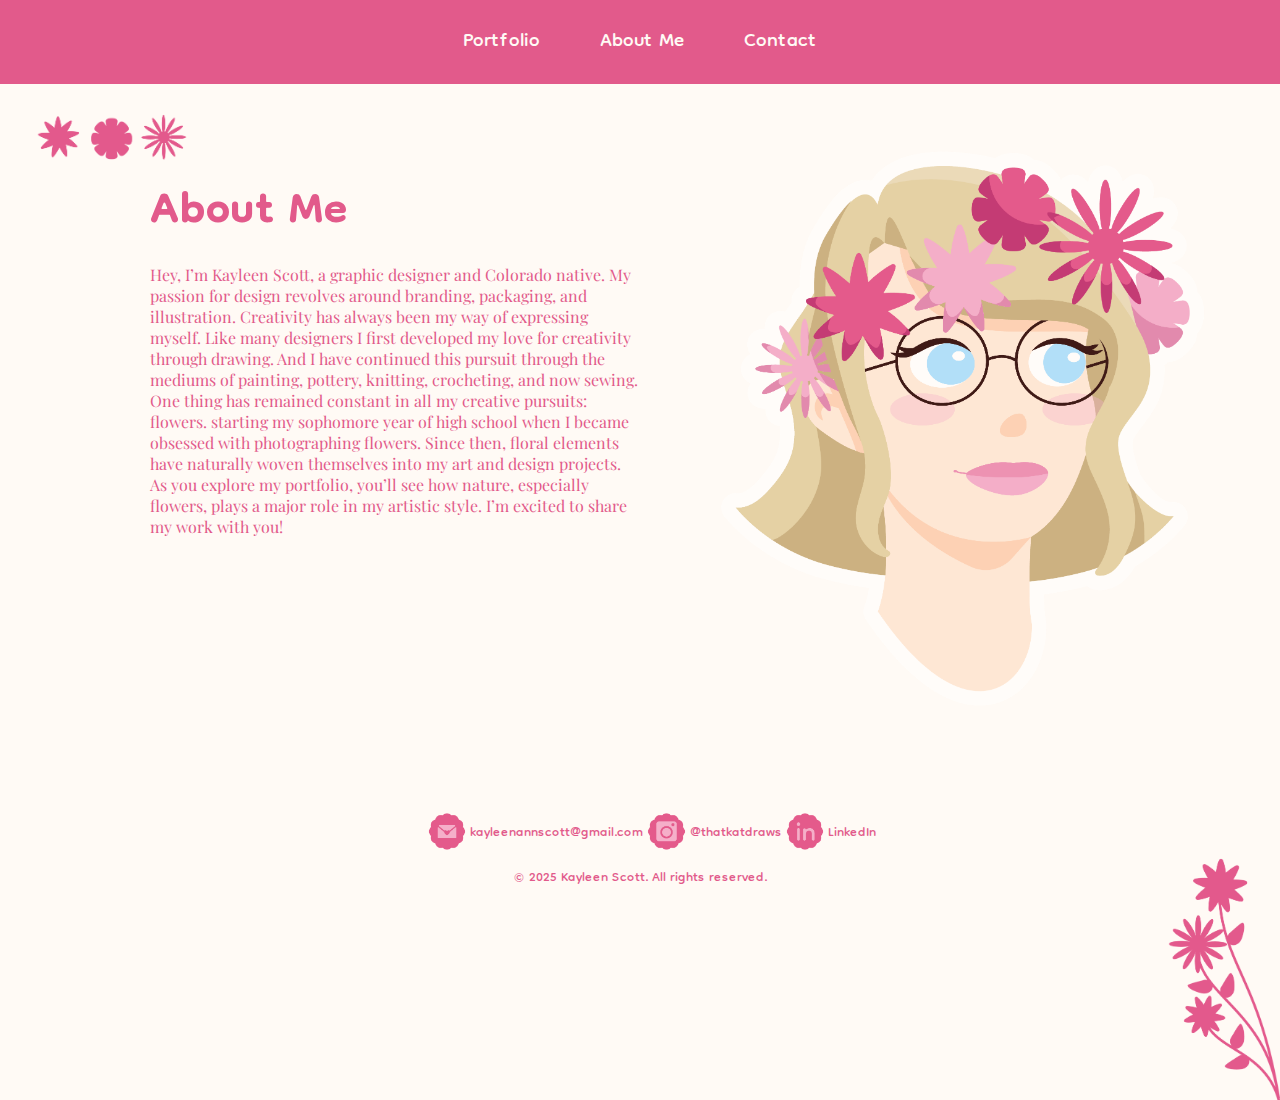
<file: about.html>
<html lang="en">
<head>
    <meta charset="UTF-8">
    <meta name="viewport" content="width=device-width, initial-scale=1.0">
    <title>Pizza Buona Project</title>
    <link rel="stylesheet" href="about.css">
    <!DOCTYPE html>
<html lang="en">
    <link rel="preconnect" href="https://fonts.googleapis.com" crossorigin>
    <link rel="preconnect" href="https://fonts.gstatic.com" crossorigin>
    <link href="https://fonts.googleapis.com/css2?family=Dongle&display=swap" rel="stylesheet">
    <link href="https://fonts.googleapis.com/css2?family=Gowun+Dodum&display=swap" rel="stylesheet">
    <link href="https://fonts.googleapis.com/css2?family=Raleway:ital,wght@0,100..900;1,100..900&display=swap" rel="stylesheet">
    <link href="https://fonts.googleapis.com/css2?family=Playfair+Display:ital,wght@0,400..900;1,400..900&display=swap" rel="stylesheet">
</head>
<body>
    <!-- Header -->
    <header>
        <nav>
            <ul>
                <li><a href="index.html">Portfolio</a></li>
                <li><a href="about.html">About Me</a></li>
                <li><a href="contact.html">Contact</a></li>
            </ul>
        </nav>
    </header>

  
<img src="Images/DarkPinkFlower2.png" class="Flower2">

<section class="slide">
  <div class="text-content">
      <h2>About Me</h2>
      <p class="bodycopy">	Hey, I’m Kayleen Scott, a graphic designer and Colorado native. My passion for design revolves around branding, packaging, and illustration. Creativity has always been my way of expressing myself. Like many designers I first developed my love for creativity through drawing. And I have continued this pursuit through the mediums of painting, pottery, knitting, crocheting, and now sewing.
        One thing has remained constant in all my creative pursuits: flowers. starting my sophomore year of high school when I became obsessed with photographing flowers. Since then, floral elements have naturally woven themselves into my art and design projects.
        As you explore my portfolio, you’ll see how nature, especially flowers, plays a major role in my artistic style. I’m excited to share my work with you!</p>
  </div>
  <div class="image-content">
      <img src="Images/MyFace.png" alt="My Illustrative Face">
  </div>
  <!-- <div class="image-content2">
    <img src="Images/My Other Creative Projects.png" alt="My Other Creative Projects">
</div> -->
</section>

<!-- <section>
  <div class="full-image">
      <img src="Images/My Other Creative Projects.png" alt="My Other Creative Projects">
  </div>
</section> -->

<!-- <section>
  <div class="full-image-2">
      <img src="Images/PizzaBuonaMenu-02.png" alt="Pizza Buona Menu">
  </div>
</section>

<section>
  <div class="full-image-3">
      <img src="Images/PizzaBuonaTrayLinerCoastersandPizzaBox.png" alt="Pizza Buona Coasters, Trayliner, and Pizza Box">
  </div>
</section> -->

<!-- Random Notes Floating -->
<!-- <div class="random-note" style="top: 50px; left: 100px; color: #3f1b16;">This was a key moment in the project!</div>
<div class="random-note" style="top: 300px; right: 50px; color: #3f1b16;">Interesting fact about this design.</div>
</div> -->

<script src="script.js"></script>

<img src="Images/DarkPinkFlower1.png" class="Flower1">

<footer>
    <div class="footer-container">
        <div class="socials">
            <a href="mailto:kayleenannscott@gmail.com" target="_blank"><img src="Images/EmailLogo.png" alt="Gmail"></a> <a href=mailto:kayleenannscott@gmail.com> <p>kayleenannscott@gmail.com</p></a>
            <a href="https://www.instagram.com/thatkatdraws/" target="_blank"><img src="Images/InstagramLogo.png" alt="Instagram"></a> <a href=https://www.instagram.com/thatkatdraws> <p>@thatkatdraws</p></a>
            <a href="https://www.linkedin.com/in/kayleen-scott-310678307/" target="_blank"><img src="Images/LinkedInLogo.png" alt="LinkedIn"></a> <a href=https://www.linkedin.com/in/kayleen-scott-310678307> <p>LinkedIn</p></a>
        </div>
        <p>© 2025 Kayleen Scott. All rights reserved.</p>
    </div>
  </footer>


</body>

<script src="script.js"></script>
</file>
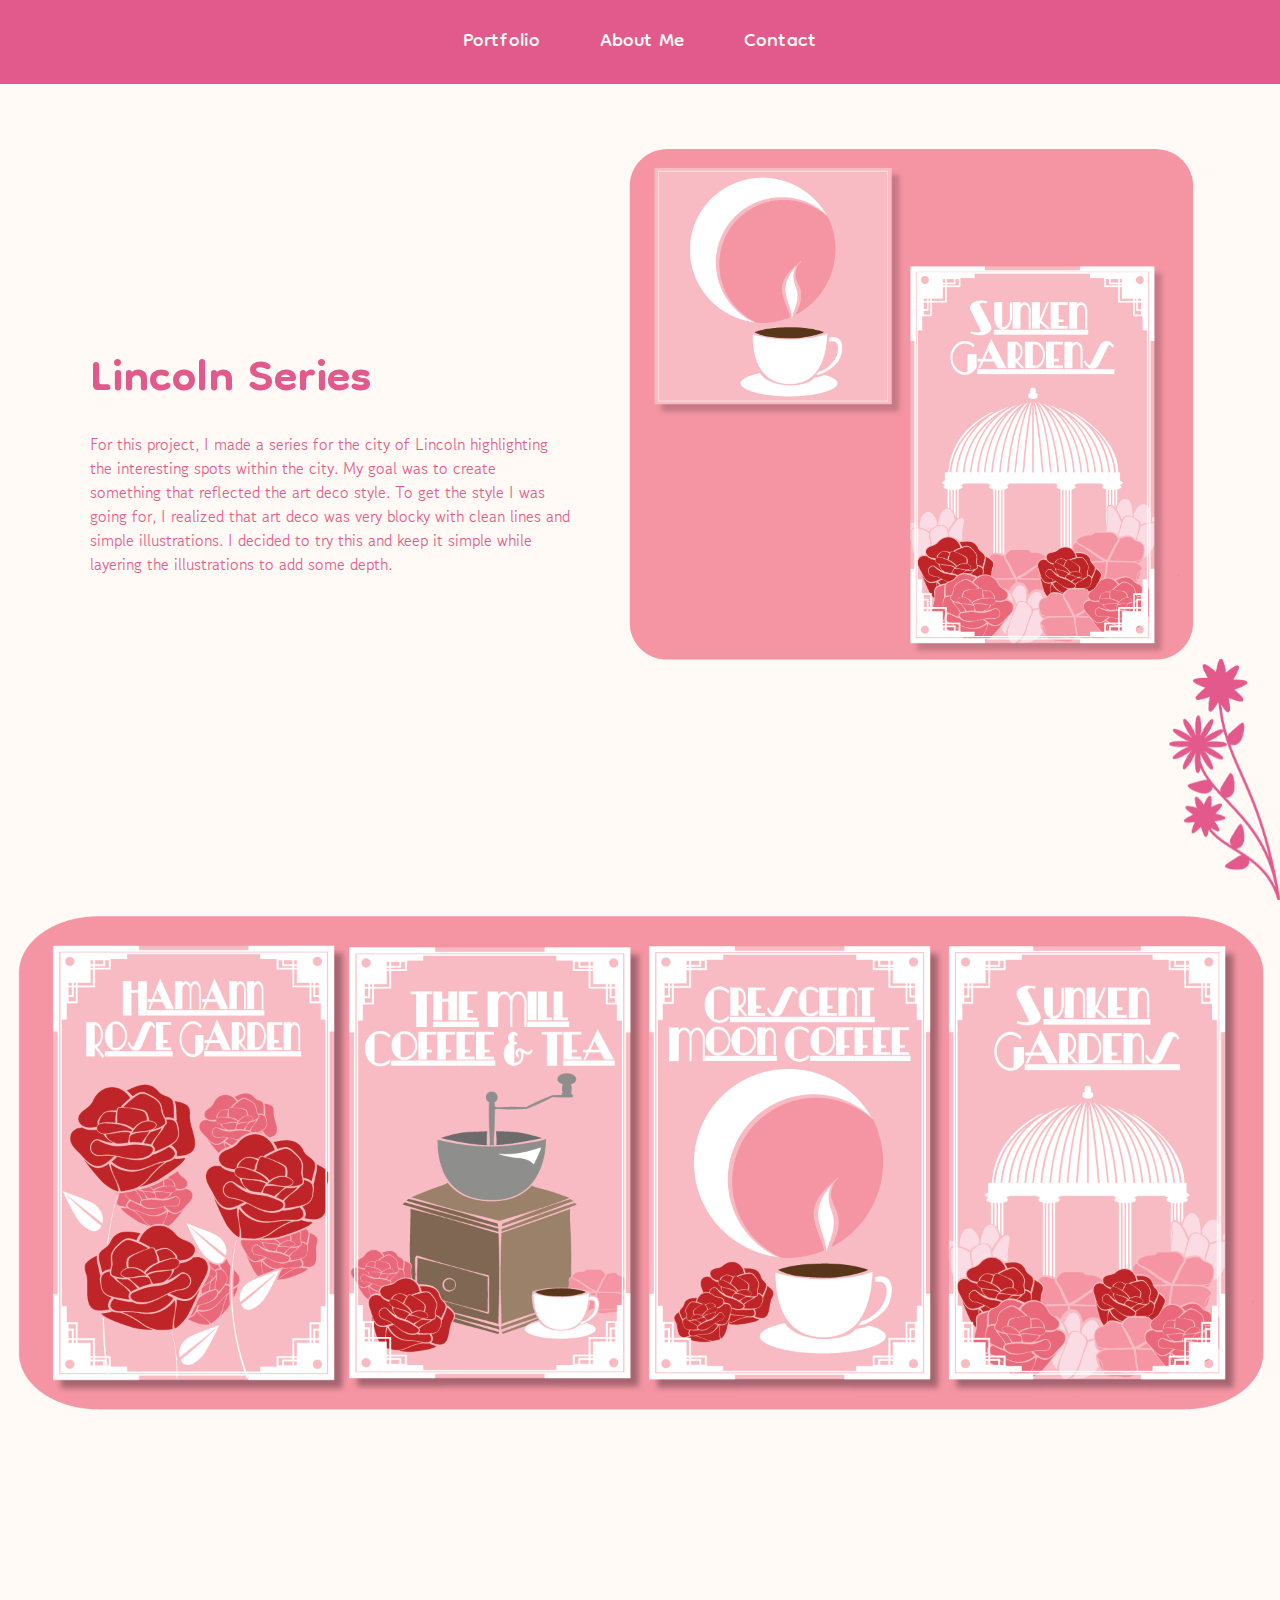
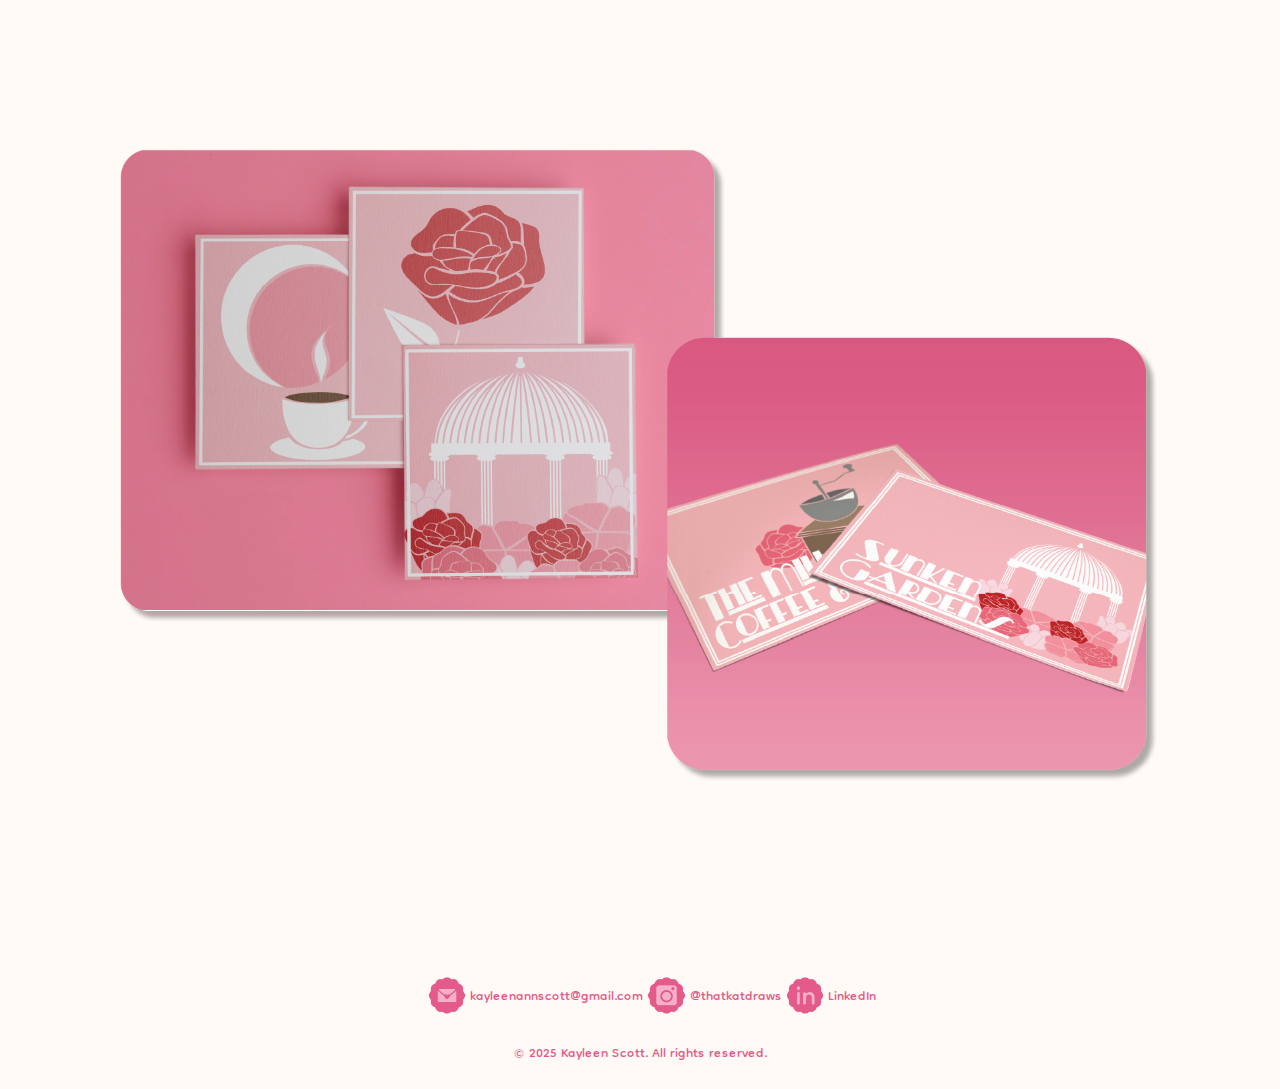
<file: lincolnseries.html>
<!DOCTYPE html>
<html lang="en">
<head>
    <meta charset="UTF-8">
    <meta name="viewport" content="width=device-width, initial-scale=1.0">
    <title>Lincoln Series</title>
    <link rel="stylesheet" href="lincolnseries.css">
    <!DOCTYPE html>
<html lang="en">
    <link rel="preconnect" href="https://fonts.googleapis.com" crossorigin>
    <link rel="preconnect" href="https://fonts.gstatic.com" crossorigin>
    <link href="https://fonts.googleapis.com/css2?family=Dongle&display=swap" rel="stylesheet">
    <link href="https://fonts.googleapis.com/css2?family=Gowun+Dodum&display=swap" rel="stylesheet">
    <link href="https://fonts.googleapis.com/css2?family=Raleway:ital,wght@0,100..900;1,100..900&display=swap" rel="stylesheet">
    <link href="https://fonts.googleapis.com/css2?family=Playfair+Display:ital,wght@0,400..900;1,400..900&display=swap" rel="stylesheet">
</head>
<body>
    <!-- Header -->
    <header>
        <nav>
            <ul>
                <li><a href="index.html">Portfolio</a></li>
                <li><a href="about.html">About Me</a></li>
                <li><a href="contact.html">Contact</a></li>
            </ul>
        </nav>
    </header>

  <img src="Images/DarkPinkFlower2.png" class="Flower2" alt="Dark pink flower decoration">

  <section class="slide">
    <div class="text-content">
      <h2>Lincoln Series</h2>
      <p class="bodycopy">For this project, I made a series for the city of Lincoln highlighting the interesting spots within the city. My goal was to create something that reflected the art deco style.

        To get the style I was going for, I realized that art deco was very blocky with clean lines and simple illustrations. I decided to try this and keep it simple while layering the illustrations to add some depth.</p>
    </div>
    <div class="image-content">
      <img src="Images/LincolnSeriesOpener-04.png" alt="Lincoln Series Sunken Gardens Poster and a Sticker">
    </div>
  </section>

  <section>
    <div class="full-image">
      <img src="Images/LincolnSeriesPosters-05.png" alt="Lincoln Series Posters">
    </div>
  </section>

  <section>
    <div class="full-image-2">
      <img src="Images/LincolnSeries-06.png" alt="Stickers and Postcards">
    </div>
  </section>

  <img src="Images/DarkPinkFlower1.png" class="Flower1" alt="Dark pink flower decoration">

  <footer>
    <div class="footer-container">
      <div class="socials">
        <a href="mailto:kayleenannscott@gmail.com" target="_blank"><img src="Images/EmailLogo.png" alt="Gmail"></a>
        <p>kayleenannscott@gmail.com</p>
        <a href="https://www.instagram.com/thatkatdraws/" target="_blank"><img src="Images/InstagramLogo.png" alt="Instagram"></a>
        <p>@thatkatdraws</p>
        <a href="https://www.linkedin.com/in/kayleen-scott-310678307/" target="_blank"><img src="Images/LinkedInLogo.png" alt="LinkedIn"></a>
        <p>LinkedIn</p>
      </div>
      <p>© 2025 Kayleen Scott. All rights reserved.</p>
    </div>
  </footer>

  <script src="script.js"></script>
</body>
</html>
</file>
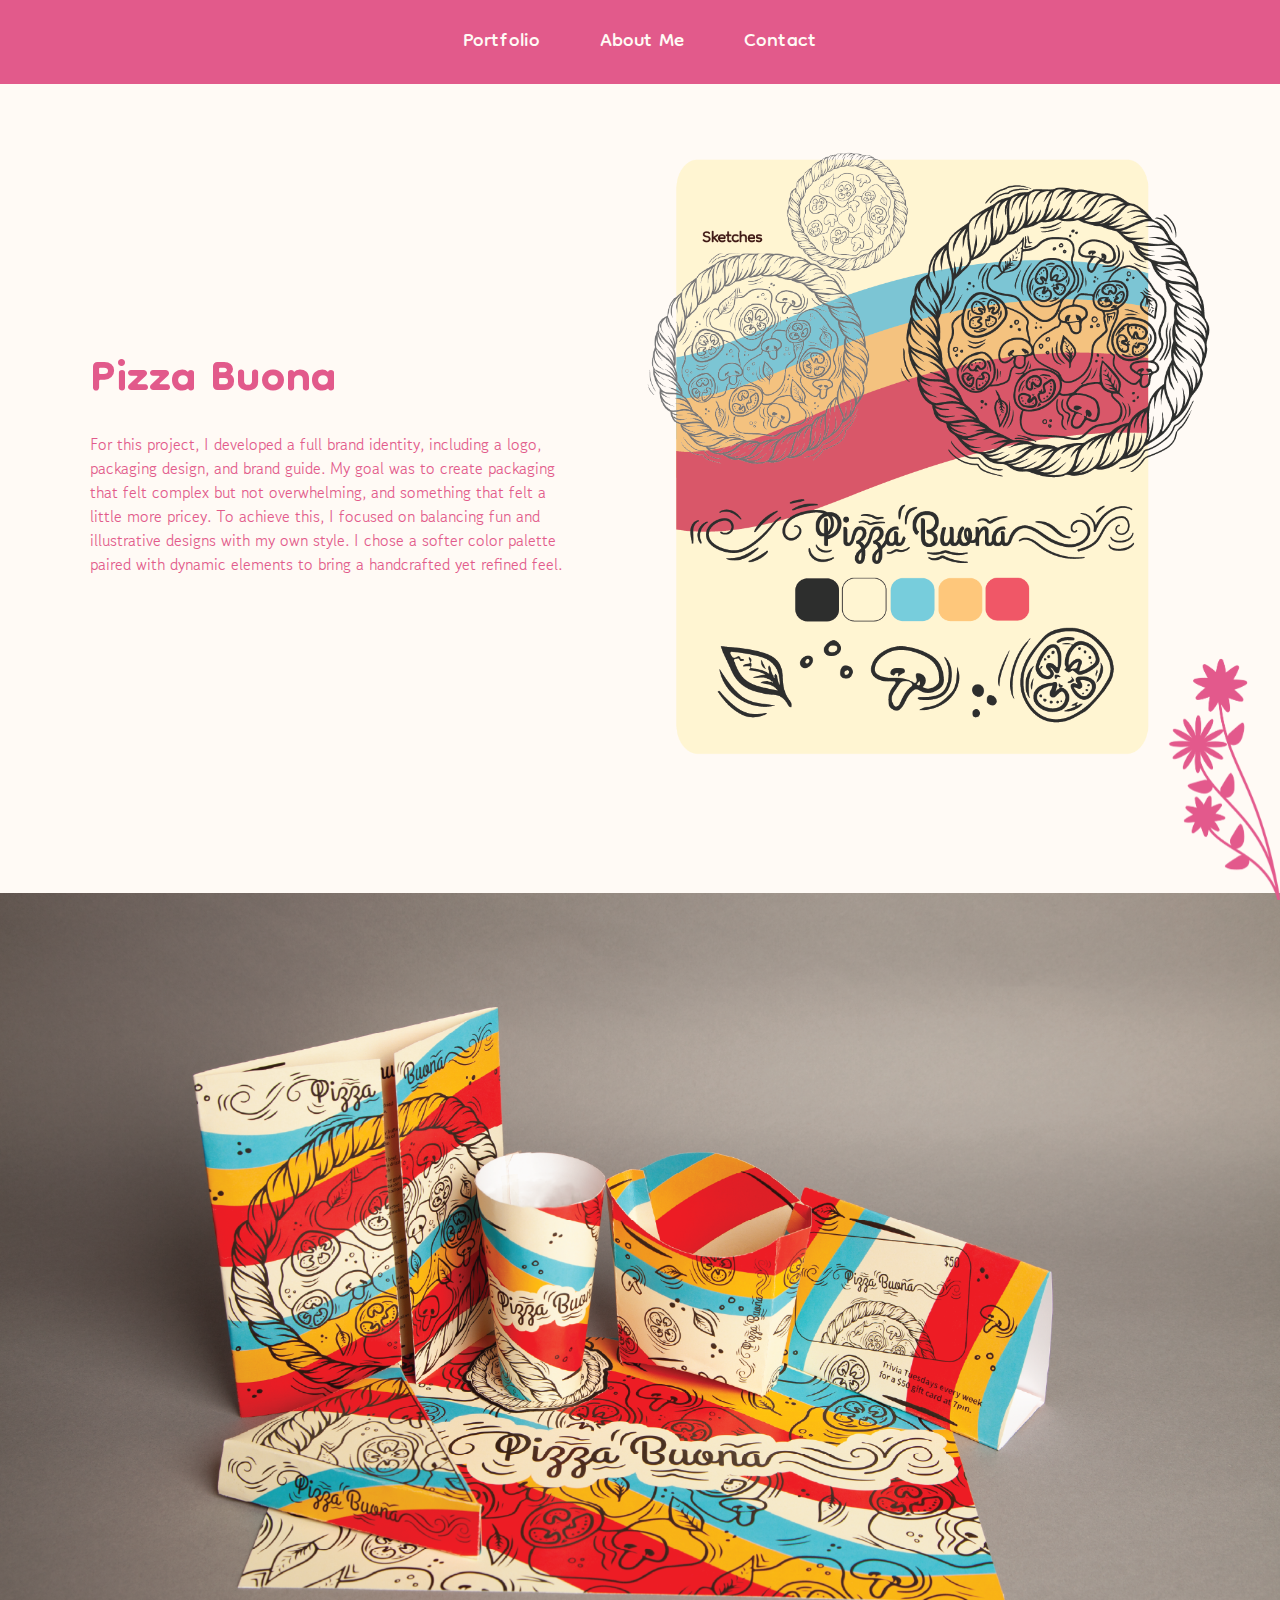
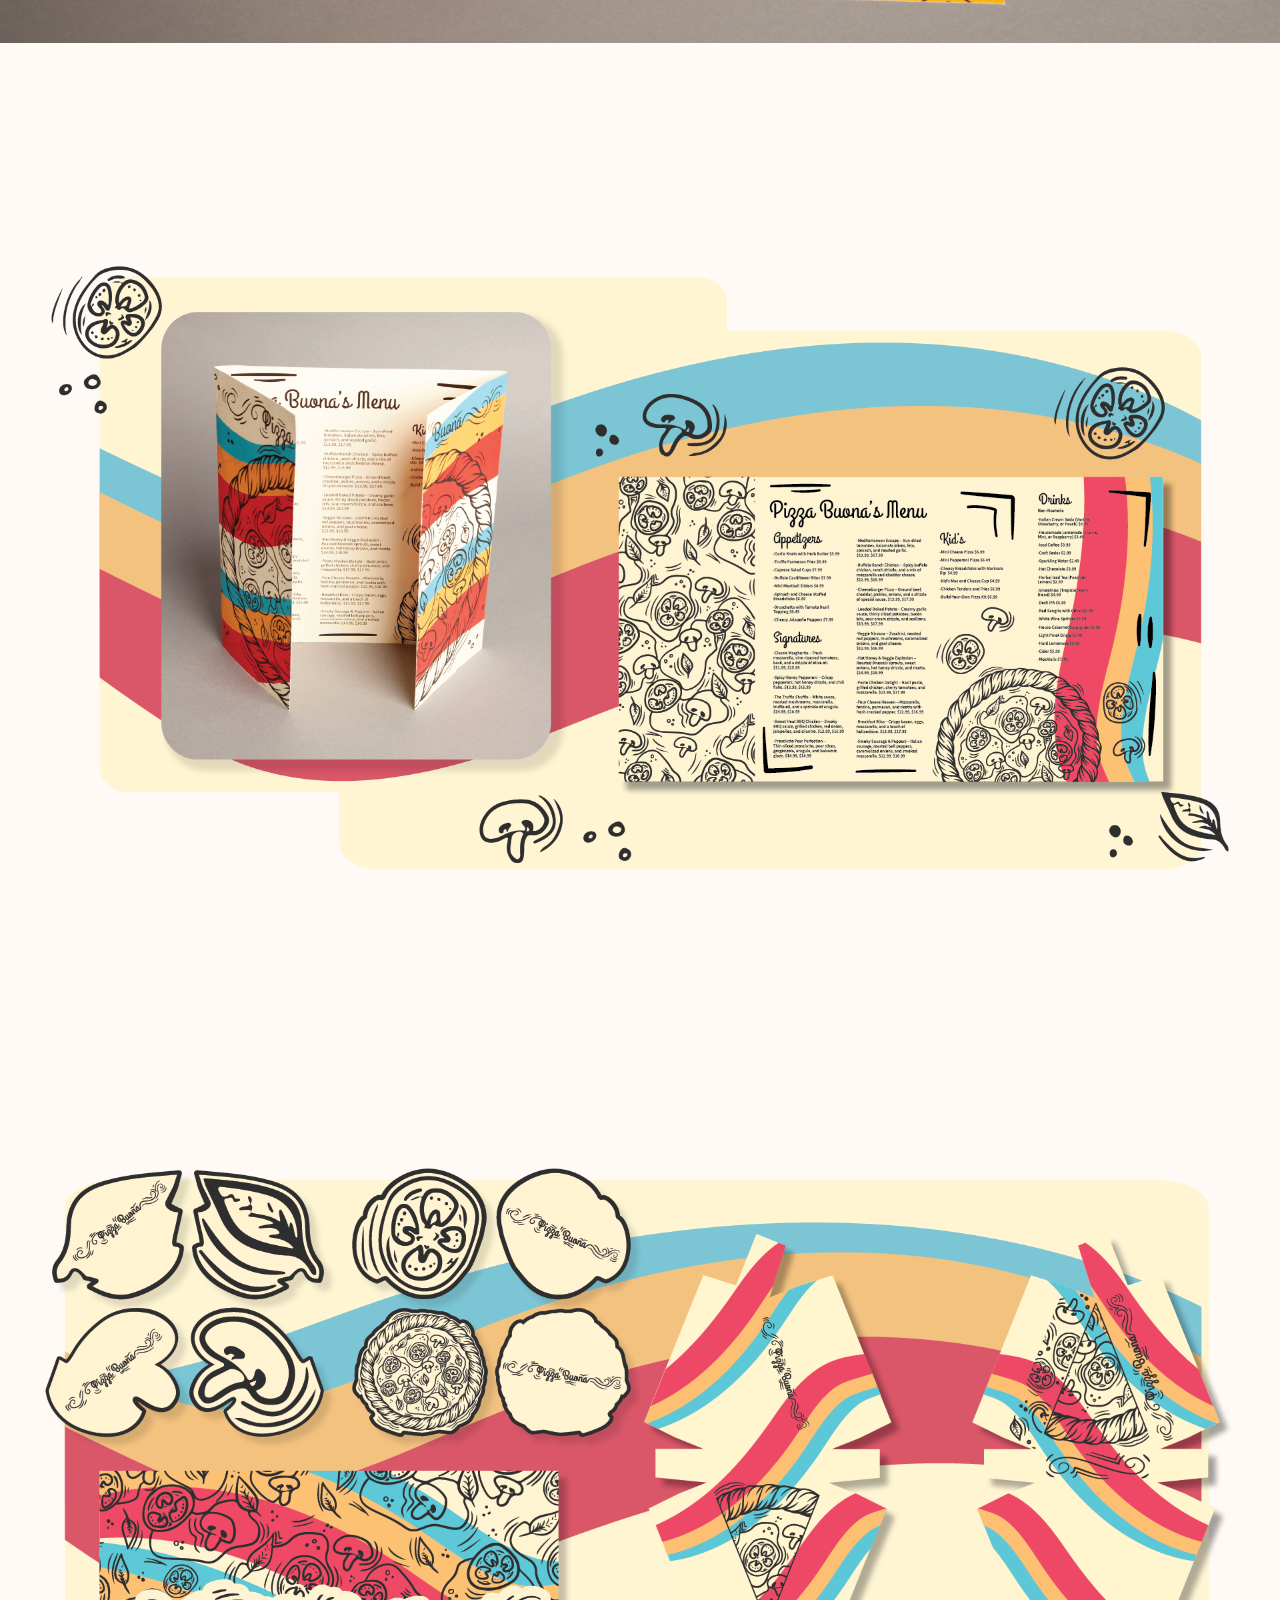
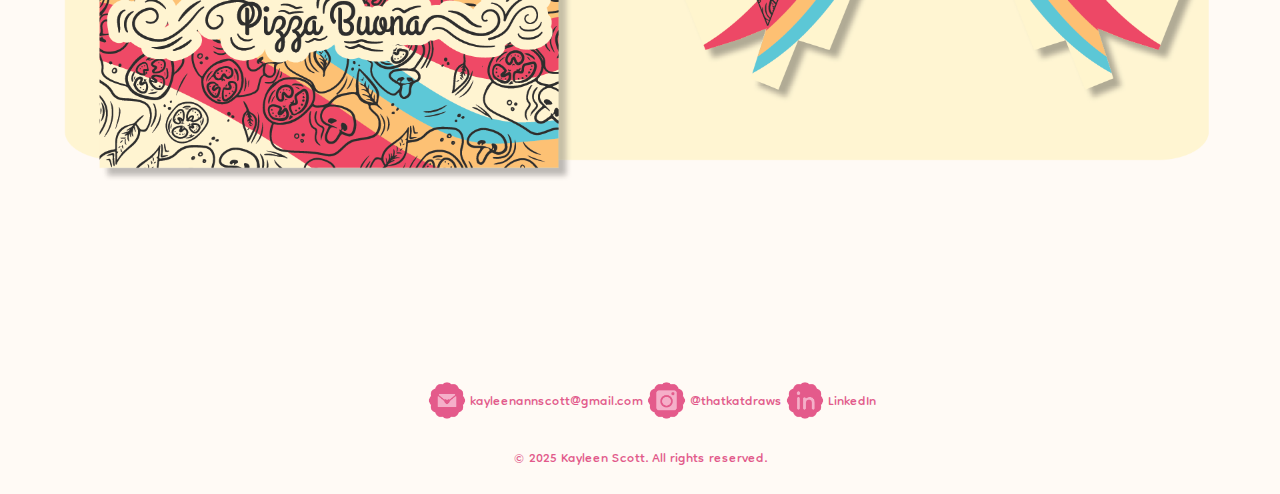
<file: pizzabuona.html>
<!DOCTYPE html>
<html lang="en">
<head>
    <meta charset="UTF-8">
    <meta name="viewport" content="width=device-width, initial-scale=1.0">
    <title>Pizza Buona Project</title>
    <link rel="stylesheet" href="pizzabuona.css">
    <!DOCTYPE html>
<html lang="en">
    <link rel="preconnect" href="https://fonts.googleapis.com" crossorigin>
    <link rel="preconnect" href="https://fonts.gstatic.com" crossorigin>
    <link href="https://fonts.googleapis.com/css2?family=Dongle&display=swap" rel="stylesheet">
    <link href="https://fonts.googleapis.com/css2?family=Gowun+Dodum&display=swap" rel="stylesheet">
    <link href="https://fonts.googleapis.com/css2?family=Raleway:ital,wght@0,100..900;1,100..900&display=swap" rel="stylesheet">
    <link href="https://fonts.googleapis.com/css2?family=Playfair+Display:ital,wght@0,400..900;1,400..900&display=swap" rel="stylesheet">
</head>
<body>
    <!-- Header -->
    <header>
        <nav>
            <ul>
                <li><a href="index.html">Portfolio</a></li>
                <li><a href="about.html">About Me</a></li>
                <li><a href="contact.html">Contact</a></li>
            </ul>
        </nav>
    </header>

    <!-- Floral Image (for background decoration) -->
    <img src="Images/DarkPinkFlower2.png" class="Flower2" alt="Flower Decoration">

    <!-- Project Description -->
    <section class="slide">
        <div class="text-content">
            <h2>Pizza Buona</h2>
            <p class="bodycopy">For this project, I developed a full brand identity, including a logo, packaging design, and brand guide. My goal was to create packaging that felt complex but not overwhelming, and something that felt a little more pricey.

                To achieve this, I focused on balancing fun and illustrative designs with my own style. I chose a softer color palette paired with dynamic elements to bring a handcrafted yet refined feel.</p>
        </div>
        <div class="image-content">
            <img src="Images/PizzaBuonaBrandGuide-01.png" alt="Pizza Buona Brand Guide and Sketches" loading="lazy">
        </div>
    </section>

    <!-- Full-Width Image of Final Packaging -->
    <section>
        <div class="full-image">
            <img src="Images/PizzaBuonaPhoto-32.png" alt="Final of Pizza Buona Packaging" loading="lazy">
        </div>
    </section>

    <!-- Pizza Menu Image -->
    <section>
        <div class="full-image-2">
            <img src="Images/PizzaBuonaMenu72-02.png" alt="Pizza Buona Menu" loading="lazy">
        </div>
    </section>

    <!-- Coasters, Trayliner, and Pizza Box Image -->
    <section>
        <div class="full-image-3">
            <img src="Images/PizzaBuonaTrayLinerCoastersandPizzaBox-03.png" alt="Pizza Buona Coasters, Trayliner, and Pizza Box" loading="lazy">
        </div>
    </section>

    <!-- Random Notes Floating (commented out for now) -->
    <!-- <div class="random-note" style="top: 50px; left: 100px; color: #3f1b16;">This was a key moment in the project!</div>
    <div class="random-note" style="top: 300px; right: 50px; color: #3f1b16;">Interesting fact about this design.</div> -->

    <script src="script.js"></script>

    <!-- Floral Image (for background decoration) -->
    <img src="Images/DarkPinkFlower1.png" class="Flower1" alt="Flower Decoration">

    <!-- Footer -->
    <footer>
        <div class="footer-container">
            <div class="socials">
                <a href="mailto:kayleenannscott@gmail.com" target="_blank"><img src="Images/EmailLogo.png" alt="Gmail"></a> 
                <a href="mailto:kayleenannscott@gmail.com"> <p>kayleenannscott@gmail.com</p></a>
                <a href="https://www.instagram.com/thatkatdraws/" target="_blank"><img src="Images/InstagramLogo.png" alt="Instagram"></a> 
                <a href="https://www.instagram.com/thatkatdraws"> <p>@thatkatdraws</p></a>
                <a href="https://www.linkedin.com/in/kayleen-scott-310678307/" target="_blank"><img src="Images/LinkedInLogo.png" alt="LinkedIn"></a> 
                <a href="https://www.linkedin.com/in/kayleen-scott-310678307"> <p>LinkedIn</p></a>
            </div>
            <p>© 2025 Kayleen Scott. All rights reserved.</p>
        </div>
    </footer>
</body>
</html>
</file>
<file: about.css>
/* Reset default margin & padding */
* {
  margin: 0;
  padding: 0;
  box-sizing: border-box;
}

/* General Styles */
body {
  text-align: center;
  background: #fffaf5;
  color: #e25a8b;
  font-family: "Dongle", sans-serif;
  font-weight: 400;
  font-style: normal;
  font-size: 40px;
}

/* Header */
header {
  position: fixed;
  top: 0;
  width: 100%;
  background: #e25a8b;
  transition: transform 0.4s ease-in-out;
  z-index: 1000;
  padding: 0; /* Ensure no extra padding */
  margin: 0;
  display: flex;
  flex-direction: column;
  align-items: center;
}

/* Full-Width Logo */
.logo-container {
  margin: 0;
  padding: 0;
}

.logo {
  width: 100%; /* Stretches across the entire webpage */
  height: auto;
  margin: 0;
  padding: 0;
}

/* Navigation */
nav {
  font-family: "Dongle", sans-serif;
  font-size: 30px;
  width: 100%;
  display: flex;
  justify-content: center;
  background: #e25a8b;
  padding: 0; /* Remove extra padding */
  margin: 0; /* Remove extra margin */
}

nav ul {
  list-style: none;
  padding: 0;
  margin: 0;
  display: flex;
  justify-content: center;
  gap: 20px;
}

nav ul li {
  display: inline;
}

nav ul li a {
  color: #fffaf5;
  text-decoration: none;
  padding: 20px 20px;
  border-radius: 5px;
  display: inline-block;
}

nav ul li a:hover {
  color: #f3aec7;
}

/* Portfolio Section */
#portfolio {
  padding-top: 100px; /* Prevents overlap with fixed header */
}

.grid {
  display: grid;
  grid-template-columns: repeat(3, 1fr);
  background: #fffaf5;
}

@media (max-width: 900px) {
  .grid {
    grid-template-columns: repeat(2, 1fr);
  }
}

@media (max-width: 900px) {
.grid img:hover {
  transform: scale(1.05);
  width: 400px;
  height: auto;
  border-radius: 5px;
}
}

/* ✅ When the screen is smaller than 600px, switch to 1 column */
@media (max-width: 600px) {
  .grid {
    grid-template-columns: 1fr;
  }
}

@media (max-width: 600px) {
  .grid img:hover {
    transform: scale(1.05);
    width: 300px;
    height: auto;
    border-radius: 5px;
  }
  }

.grid img {
  width: 100%;
  height: 350px;
  object-fit: cover;
  transition: transform 0.3s ease;
}

.grid img:hover {
  transform: scale(1.05);
  width: 500px;
  height: 350px;
  border-radius: 5px;
}

/* About Section */
#about {
  margin-top: 100px;
  padding: 40px;
  background: #fffaf5;
  color: #e25a8b;
}


/* Hide Header on Scroll */
.hidden {
  transform: translateY(-100%);
}

#contact {
  margin-top: 100px;
  padding: 40px;
  background: #fffaf5;
  color: #e25a8b;
}

footer {
  background: #fffaf5; /* Footer background */
  text-align: center;
  padding: 20px 0;
  margin-top: 40px;
  font-size: 15pt;
}

.footer-container {
  display: flex;
  flex-direction: column;
  align-items: center;
  gap: 10px;
}

.socials {
  display: flex;
  flex-direction: row;
  margin-left: 20px;
}

.socials img {
  width: auto; /* Adjust icon size */
  height: 45px;
  transition: transform 0.3s ease;
  margin: none;
  padding: none;
}

.socials img:hover {
  transform: scale(1.2); /* Slight zoom on hover */
}

.socials p {
  margin-top: 10px;
  color: #e25a8b;
}

.socials a :hover {
  color: #f3aec7;
}

.socials a :visited {
  color: #b2ddf6;
}

.socials a {
  text-decoration: none;
}


@media (max-width: 768px) { 
  .socials p {
    display: none;
  }
}

.gowun-dodum-regular {
  font-family: "Gowun Dodum", sans-serif;
  font-weight: 400;
  font-style: normal;
}


.raleway-sans {
  font-family: "Raleway", sans-serif;
  font-optical-sizing: auto;
  font-weight: 400;
  font-style: normal;
}

.playfair-display {
  font-family: "Playfair Display", serif;
  font-optical-sizing: auto;
  font-weight: 400; /* Change to 700 for bold */
  font-style: normal;
}

/* General Slide Formatting */
.slide {
  align-items: center;
  justify-content: center;
  background: #fffaf5;
  color: #e25a8b;
    transition: opacity 1.5s ease-in-out, transform 1.5s ease-in-out;
  display: grid;
  grid-template-columns: repeat(2, 1fr);
  margin: none;
  padding: none;
}



/* Text Styling */
.text-content {
  flex: 1; /* Takes up half of the space */
  text-align: left;
  max-width: 500px;
  margin-left: 150px;
  color: #e25a8b;
  font-size: 35pt;
  margin-top: -50px;
}

.image-content img {
  width: 100%; /* Makes sure the image fills its container */
  max-width: 600px; /* Prevents it from getting too big */
  margin-top: 100px;
  padding: none;

}


.image-content2 img {
  width: 800px;
  margin-top: -250px;
  margin-left: 75px;
  padding-top: 30px;
}

/* Responsive Design */
@media (max-width: 768px) {
  
  /* Text Styling */
  .text-content {
    flex: 1;
    text-align: left;
    max-width: 500px;
    margin: 100px 0 0 150px;
    color: #e25a8b;
    font-size: 35pt;
    padding: 0;
  }
  
  /* Mobile-Friendly Styles */
  @media (max-width: 768px) {
    .slide {
      flex-direction: column;
      display: flex; /* Ensure proper stacking */
      text-align: center;
      padding: 20px;
      margin-top: 100px;
    }
  
    .text-content {
      width: 90%;
      max-width: none;
      margin: 20px auto; /* Center content on mobile */
      font-size: 28pt; /* Reduce font size for better readability */
      text-align: center;
    }
  
    .image-content img {
      width: 100%;
      max-width: 90%;
      height: auto;
      margin-top: 20px;
    }
  
    .image-content2 img {
      width: 500px;
      margin-top: -50px;
      margin-left: 0px;
    }
  }
  


}

/* Body Copy */
.bodycopy {
  font-size: 12pt;
  font-family: "Playfair Display", serif;
  font-weight: 400;
}

.Flower1 {
  position: absolute;
  height: 250px;
  width: auto;
  bottom: -200px;
  right: 0px;
}

.Flower2 {
  position: absolute;
  height: 60px;
  width: auto;
  left: 25px;
  top: 110px;
  margin-bottom: 20px;
}

@media (max-width: 768px) { 
  .Flower1 {
    bottom: -500px;
    height: 150px;
    width: auto;
  }
}

@media (max-width: 768px) { 
  .Flower2 {
    height: 50px;
    width: auto;
    left: 0px;
    margin-bottom: 20px;
  }
}
</file>
<file: lincolnseries.css>
/* Reset default margin & padding */
* {
  margin: 0;
  padding: 0;
  box-sizing: border-box;
}

/* General Styles */
body {
  text-align: center;
  background: #fffaf5;
  color: #e25a8b;
  font-family: "Dongle", sans-serif;
  font-weight: 400;
  font-size: 40px;
}

/* Header */
header {
  position: fixed;
  top: 0;
  width: 100%;
  background: #e25a8b;
  transition: transform 0.4s ease-in-out;
  z-index: 1000;
  padding: 0; /* Ensure no extra padding */
  margin: 0;
  display: flex;
  flex-direction: column;
  align-items: center;
}

/* Full-Width Logo */
.logo-container {
  margin: 0;
  padding: 0;
}

.logo {
  width: 100%; /* Stretches across the entire webpage */
  height: auto;
  margin: 0;
  padding: 0;
}

/* Navigation */
nav {
  font-family: "Dongle", sans-serif;
  font-size: 30px;
  width: 100%;
  display: flex;
  justify-content: center;
  background: #e25a8b;
  padding: 0; /* Remove extra padding */
  margin: 0; /* Remove extra margin */
}

nav ul {
  list-style: none;
  padding: 0;
  margin: 0;
  display: flex;
  justify-content: center;
  gap: 20px;
}

nav ul li {
  display: inline;
}

nav ul li a {
  color: #fffaf5;
  text-decoration: none;
  padding: 20px 20px;
  border-radius: 5px;
  display: inline-block;
}

nav ul li a:hover {
  color: #f3aec7;
}

/* Portfolio Section */
#portfolio {
  padding-top: 100px; /* Prevents overlap with fixed header */
}

.grid {
  display: grid;
  grid-template-columns: repeat(3, 1fr);
  background: #fffaf5;
}

@media (max-width: 900px) {
  .grid {
    grid-template-columns: repeat(2, 1fr);
  }
}

.grid img {
  width: 100%;
  height: 350px;
  object-fit: cover;
  transition: transform 0.3s ease;
}

.grid img:hover {
  transform: scale(1.05);
  width: 500px;
  height: 350px;
  border-radius: 5px;
}

@media (max-width: 600px) {
  .grid {
    grid-template-columns: 1fr;
  }

  .grid img {
    width: 100%;
    height: auto;
    border-radius: 5px;
  }

  .grid img:hover {
    transform: scale(1.05);
    width: 300px;
    height: auto;
  }
}

/* About Section */
#about {
  margin-top: 100px;
  padding: 40px;
  background: #fffaf5;
  color: #e25a8b;
}

/* Hide Header on Scroll */
.hidden {
  transform: translateY(-100%);
}

#contact {
  margin-top: 100px;
  padding: 40px;
  background: #fffaf5;
  color: #e25a8b;
}

footer {
  background: #fffaf5; /* Footer background */
  text-align: center;
  padding: 20px 0;
  margin-top: 40px;
  font-size: 15pt;
}

.footer-container {
  display: flex;
  flex-direction: column;
  align-items: center;
  gap: 10px;
}

.socials {
  display: flex;
  flex-direction: row;
  margin-left: 20px;
}

.socials img {
  width: auto; /* Adjust icon size */
  height: 45px;
  transition: transform 0.3s ease;
  margin: none;
  padding: none;
}

.socials img:hover {
  transform: scale(1.2); /* Slight zoom on hover */
}

.socials p {
  margin-top: 10px;
  color: #e25a8b;
}

.socials a :hover {
  color: #f3aec7;
}

.socials a:visited {
  color: #b2ddf6;
}

.socials a {
  text-decoration: none;
}

/* Responsive Design */
@media (max-width: 768px) { 
  /* Layout adjustments */
  .slide {
    flex-direction: column;
    text-align: center;
  }

  .text-content, .image-content {
    width: 100%;
    max-width: none;
    margin: 10px 0;
  }

  .image-content {
    margin-top: -100px;
  }

  /* Hide social media text on smaller screens */
  .socials p {
    display: none;
  }

  #portfolio, .slide, #about, #contact {
    padding-top: 170px; /* Adjust to match header height */
  }
}

/* Body Copy */
.bodycopy {
  font-size: 12pt;
  font-family: "Gowun Dodum", serif;
  font-weight: 400;
}

/* Shared Full-Image Styling */
.full-image, .full-image-2, .full-image-3 {
  display: flex;
  justify-content: center;
  align-items: center;
  width: 100%;
  height: 100vh; /* Make sure they fit the full viewport height */
  overflow: hidden; /* Prevents extra space */
}

/* Image Properties */
.full-image img, 
.full-image-2 img, 
.full-image-3 img {
  width: 100%; /* Ensure it scales down */
  height: auto; /* Maintain aspect ratio */
  max-height: 175vh; /* Prevent it from being too tall */
  object-fit: cover; /* Crop image to fit */
  display: block;
  position: relative;
  z-index: -1;
}

/* Larger Screens */
@media (min-width: 1024px) {
  .full-image img, 
  .full-image-2 img, 
  .full-image-3 img {
    max-width: 175vh; /* Limit max size on large screens */
  }
}

/* Tablets & Smaller Screens */
@media (max-width: 768px) {
  .full-image, .full-image-2, .full-image-3 {
    height: 60vh; /* Reduce height for better layout */
  }

  .full-image img, 
  .full-image-2 img, 
  .full-image-3 img {
    width: 100vw; /* Make it stretch across */
    height: auto;
  }

  .full-image, .full-image-2 {
    margin-top: -100px;
  }

  .full-image-3 {
    margin-top: -100px;
  }
}

/* Floral Decoration (fixed positioning) */
.Flower1, .Flower2 {
  position: fixed;
  height: 250px;
  width: auto;
  margin-bottom: 20px;
}

.Flower1 {
  bottom: -20px;
  right: 0;
}

.Flower2 {
  left: 25px;
  top: 0px;
  height: 100px;
}

@media (max-width: 768px) {
  .Flower1 {
    position: fixed;
    bottom: -20px;
    right: 0;
    height: 175px;
  }

  .Flower2 {
    height: 50px;
    left: 0;
  }
}

/* General Slide Formatting */
/* General Slide Formatting */
/* General Slide Formatting */
.slide {
  display: flex;
  align-items: flex-start; /* Align text to the top */
  justify-content: center; /* Center the container */
  gap: 20px; /* Increased gap between text and image */
  padding: 20px;
  background: #fffaf5;
  color: #e25a8b;
  transition: opacity 1.5s ease-in-out, transform 1.5s ease-in-out;
  flex-wrap: wrap; /* Allows elements to wrap on smaller screens */
  text-align: left; /* Text is left-aligned */
  margin-top: 100px; /* Added margin to the top */
  max-width: 1200px; /* Limit the width of the container */
  width: 100%; /* Ensure it stretches across the available space */
  margin: 0 auto; /* Center the container horizontally */
  margin-top: 100px;
}

.text-content {
  flex: 1 1 45%; /* Allow text to take up 45% of space */
  max-width: 500px;
  padding: 10px;
  color: #e25a8b;
  font-size: 20px; /* Adjust font size for mobile */
  margin: 40px 20px; /* Increased margin around the text */
  margin-top: 200px;
}

.image-content {
  flex: 1 1 45%; /* Allow image to take up 45% of space */
  margin-top: 20px;
}

.image-content img {
  width: 100%; /* Ensures it scales properly */
  height: auto; /* Maintain aspect ratio */
  max-width: 600px; /* Prevents image from growing too large */
  object-fit: cover; /* Ensure the image fits well */
}

/* For mobile screens */
@media (max-width: 768px) {
  .slide {
    flex-direction: column; /* Stack the text and image vertically */
    padding: 10px;
    text-align: center;
  }

  .text-content, .image-content {
    width: 100%; /* Allow both elements to take full width */
    max-width: 100%;
    margin: 10px 0;
  }

  .image-content img {
    max-width: 90%; /* Prevent the image from becoming too large */
    margin-top: 20px;
  }

  .text-content {
    font-size: 18px; /* Adjust font size for smaller devices */
  }
}

/* For extra small screens (less than 500px) */
@media (max-width: 500px) {
  .text-content {
    font-size: 16px; /* Make text a little smaller for very small screens */
  }
}

h2 {
  font-size: 70px;
}
</file>
<file: pizzabuona.css>
/* Reset default margin & padding */
* {
  margin: 0;
  padding: 0;
  box-sizing: border-box;
}

/* General Styles */
body {
  text-align: center;
  background: #fffaf5;
  color: #e25a8b;
  font-family: "Dongle", sans-serif;
  font-weight: 400;
  font-size: 40px;
}

.gowun-dodum-regular {
  font-family: "Gowun Dodum", sans-serif;
  font-weight: 400;
  font-style: normal;
}

/* Header */
header {
  position: fixed;
  top: 0;
  width: 100%;
  background: #e25a8b;
  transition: transform 0.4s ease-in-out;
  z-index: 1000;
  padding: 0; /* Ensure no extra padding */
  margin: 0;
  display: flex;
  flex-direction: column;
  align-items: center;
}

/* Full-Width Logo */
.logo-container {
  margin: 0;
  padding: 0;
}

.logo {
  width: 100%; /* Stretches across the entire webpage */
  height: auto;
  margin: 0;
  padding: 0;
}

/* Navigation */
nav {
  font-family: "Dongle", sans-serif;
  font-size: 30px;
  width: 100%;
  display: flex;
  justify-content: center;
  background: #e25a8b;
  padding: 0; /* Remove extra padding */
  margin: 0; /* Remove extra margin */
}

nav ul {
  list-style: none;
  padding: 0;
  margin: 0;
  display: flex;
  justify-content: center;
  gap: 20px;
}

nav ul li {
  display: inline;
}

nav ul li a {
  color: #fffaf5;
  text-decoration: none;
  padding: 20px 20px;
  border-radius: 5px;
  display: inline-block;
}

nav ul li a:hover {
  color: #f3aec7;
}

/* Portfolio Section */
#portfolio {
  padding-top: 100px; /* Prevents overlap with fixed header */
}

.grid {
  display: grid;
  grid-template-columns: repeat(3, 1fr);
  background: #fffaf5;
}

@media (max-width: 900px) {
  .grid {
    grid-template-columns: repeat(2, 1fr);
  }
}

.grid img {
  width: 100%;
  height: 350px;
  object-fit: cover;
  transition: transform 0.3s ease;
}

.grid img:hover {
  transform: scale(1.05);
  width: 500px;
  height: 350px;
  border-radius: 5px;
}

@media (max-width: 600px) {
  .grid {
    grid-template-columns: 1fr;
  }

  .grid img {
    width: 100%;
    height: auto;
    border-radius: 5px;
  }

  .grid img:hover {
    transform: scale(1.05);
    width: 300px;
    height: auto;
  }
}

/* About Section */
#about {
  margin-top: 100px;
  padding: 40px;
  background: #fffaf5;
  color: #e25a8b;
}

/* Hide Header on Scroll */
.hidden {
  transform: translateY(-100%);
}

#contact {
  margin-top: 100px;
  padding: 40px;
  background: #fffaf5;
  color: #e25a8b;
}

footer {
  background: #fffaf5; /* Footer background */
  text-align: center;
  padding: 20px 0;
  margin-top: 40px;
  font-size: 15pt;
}

.footer-container {
  display: flex;
  flex-direction: column;
  align-items: center;
  gap: 10px;
}

.socials {
  display: flex;
  flex-direction: row;
  margin-left: 20px;
}

.socials img {
  width: auto; /* Adjust icon size */
  height: 45px;
  transition: transform 0.3s ease;
  margin: none;
  padding: none;
}

.socials img:hover {
  transform: scale(1.2); /* Slight zoom on hover */
}

.socials p {
  margin-top: 10px;
  color: #e25a8b;
}

.socials a :hover {
  color: #f3aec7;
}

.socials a:visited {
  color: #b2ddf6;
}

.socials a {
  text-decoration: none;
}

/* Responsive Design */
@media (max-width: 768px) { 
  /* Layout adjustments */
  .slide {
    flex-direction: column;
    text-align: center;
  }

  .text-content, .image-content {
    width: 100%;
    max-width: none;
    margin: 10px 0;
  }

  .image-content {
    margin-top: -100px;
  }

  /* Hide social media text on smaller screens */
  .socials p {
    display: none;
  }

  #portfolio, .slide, #about, #contact {
    padding-top: 170px; /* Adjust to match header height */
  }
}

/* Body Copy */
.bodycopy {
  font-size: 12pt;
  font-family: "Gowun Dodum", serif;
  font-weight: 400;
}

/* Shared Full-Image Styling */
.full-image, .full-image-2, .full-image-3 {
  display: flex;
  justify-content: center;
  align-items: center;
  width: 100%;
  height: 100vh; /* Make sure they fit the full viewport height */
  overflow: hidden; /* Prevents extra space */
}

/* Image Properties */
.full-image img, 
.full-image-2 img, 
.full-image-3 img {
  width: 100%; /* Ensure it scales down */
  height: auto; /* Maintain aspect ratio */
  max-height: 175vh; /* Prevent it from being too tall */
  object-fit: cover; /* Crop image to fit */
  display: block;
  position: relative;
  z-index: -1;
}

/* Larger Screens */
@media (min-width: 1024px) {
  .full-image img, 
  .full-image-2 img, 
  .full-image-3 img {
    max-width: 175vh; /* Limit max size on large screens */
  }
}

/* Tablets & Smaller Screens */
@media (max-width: 768px) {
  .full-image, .full-image-2, .full-image-3 {
    height: 60vh; /* Reduce height for better layout */
  }

  .full-image img, 
  .full-image-2 img, 
  .full-image-3 img {
    width: 100vw; /* Make it stretch across */
    height: auto;
  }

  .full-image, .full-image-2 {
    margin-top: -100px;
  }

  .full-image-3 {
    margin-top: -100px;
  }
}

/* Floral Decoration (fixed positioning) */
.Flower1, .Flower2 {
  position: fixed;
  height: 250px;
  width: auto;
  margin-bottom: 20px;
}

.Flower1 {
  bottom: -20px;
  right: 0;
}

.Flower2 {
  left: 25px;
  top: 0px;
  height: 100px;
}

@media (max-width: 768px) {
  .Flower1 {
    position: fixed;
    bottom: -20px;
    right: 0;
    height: 175px;
  }

  .Flower2 {
    height: 50px;
    left: 0;
  }
}

/* General Slide Formatting */
/* General Slide Formatting */
/* General Slide Formatting */
.slide {
  display: flex;
  align-items: flex-start; /* Align text to the top */
  justify-content: center; /* Center the container */
  gap: 20px; /* Increased gap between text and image */
  padding: 20px;
  background: #fffaf5;
  color: #e25a8b;
  transition: opacity 1.5s ease-in-out, transform 1.5s ease-in-out;
  flex-wrap: wrap; /* Allows elements to wrap on smaller screens */
  text-align: left; /* Text is left-aligned */
  margin-top: 100px; /* Added margin to the top */
  max-width: 1200px; /* Limit the width of the container */
  width: 100%; /* Ensure it stretches across the available space */
  margin: 0 auto; /* Center the container horizontally */
  margin-top: 100px;
}

.text-content {
  flex: 1 1 45%; /* Allow text to take up 45% of space */
  max-width: 500px;
  padding: 10px;
  color: #e25a8b;
  font-size: 20px; /* Adjust font size for mobile */
  margin: 40px 20px; /* Increased margin around the text */
  margin-top: 200px;
}

.image-content {
  flex: 1 1 45%; /* Allow image to take up 45% of space */
  margin-top: 20px;
}

.image-content img {
  width: 100%; /* Ensures it scales properly */
  height: auto; /* Maintain aspect ratio */
  max-width: 600px; /* Prevents image from growing too large */
  object-fit: cover; /* Ensure the image fits well */
}

/* For mobile screens */
@media (max-width: 768px) {
  .slide {
    flex-direction: column; /* Stack the text and image vertically */
    padding: 10px;
    text-align: center;
  }

  .text-content, .image-content {
    width: 100%; /* Allow both elements to take full width */
    max-width: 100%;
    margin: 10px 0;
  }

  .image-content img {
    max-width: 90%; /* Prevent the image from becoming too large */
    margin-top: 20px;
  }

  .text-content {
    font-size: 18px; /* Adjust font size for smaller devices */
  }
}

/* For extra small screens (less than 500px) */
@media (max-width: 500px) {
  .text-content {
    font-size: 16px; /* Make text a little smaller for very small screens */
  }
}

h2 {
  font-size: 70px;
}
</file>
